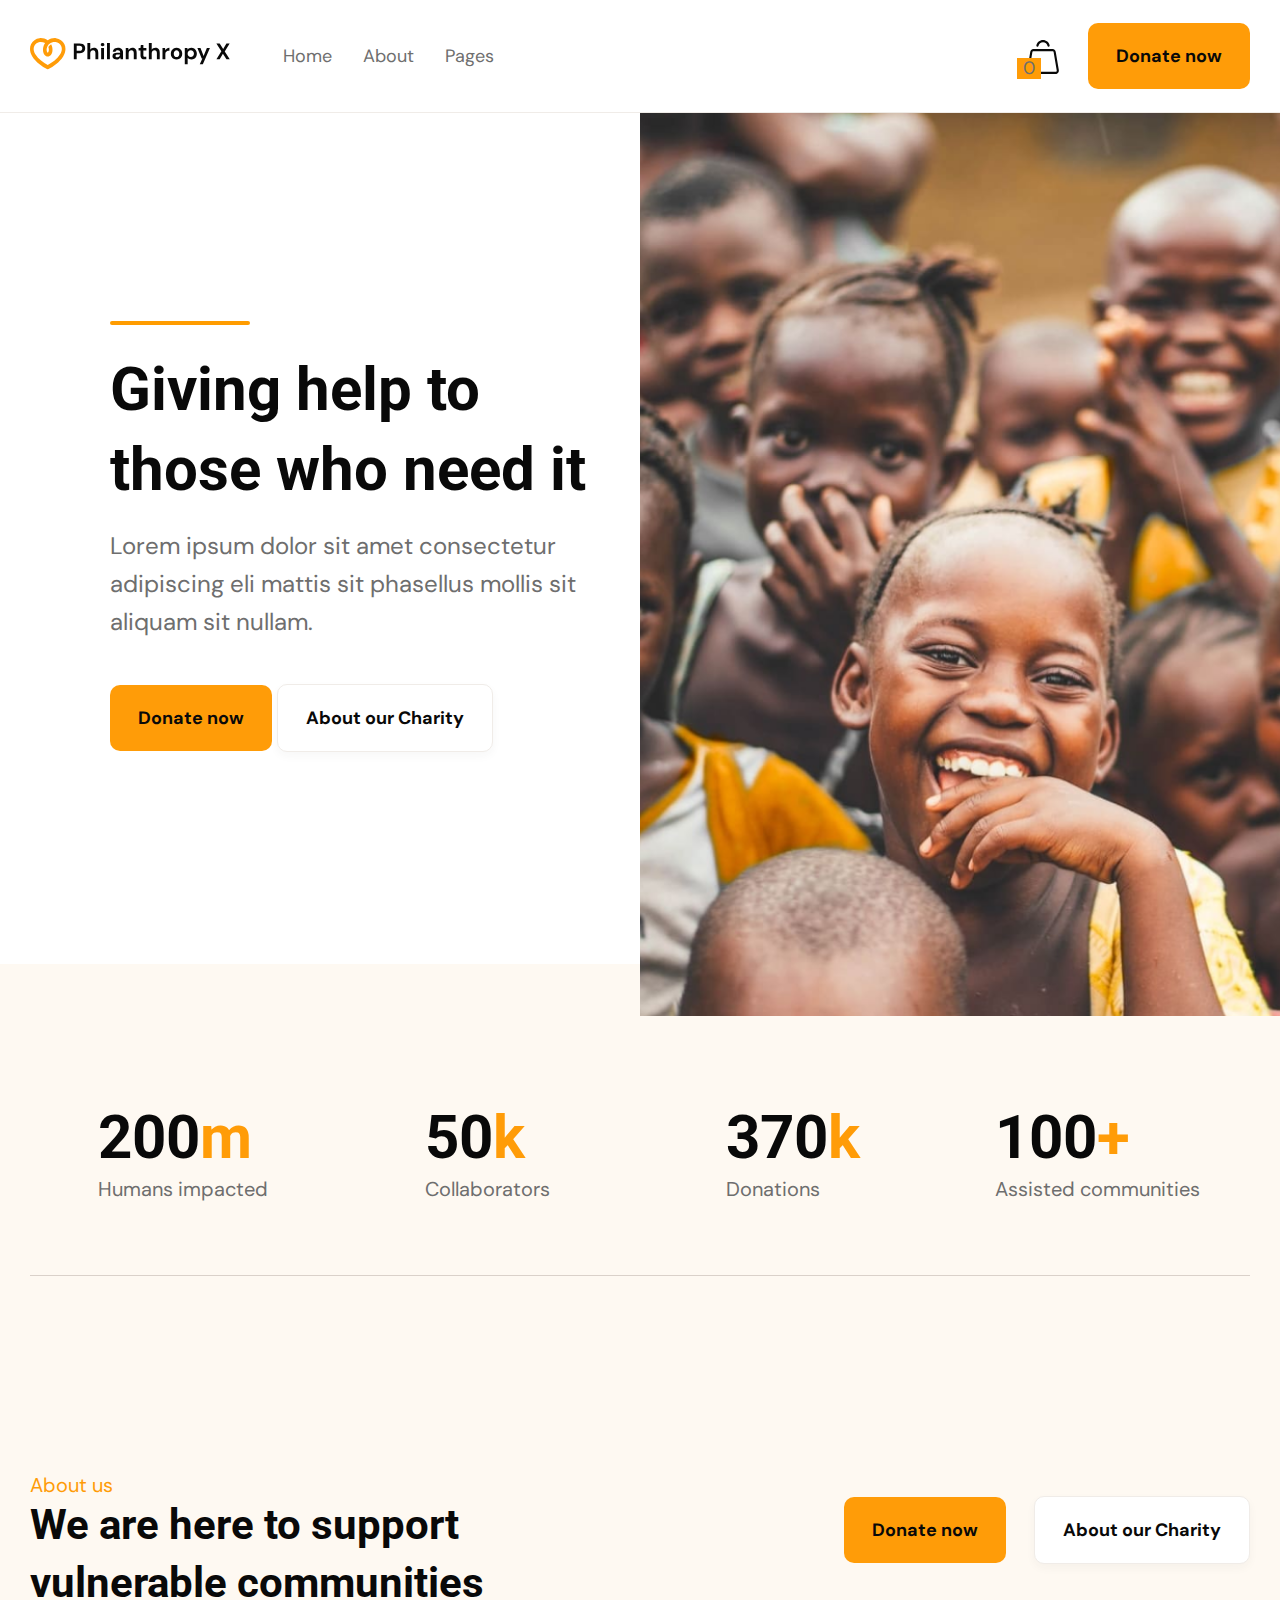
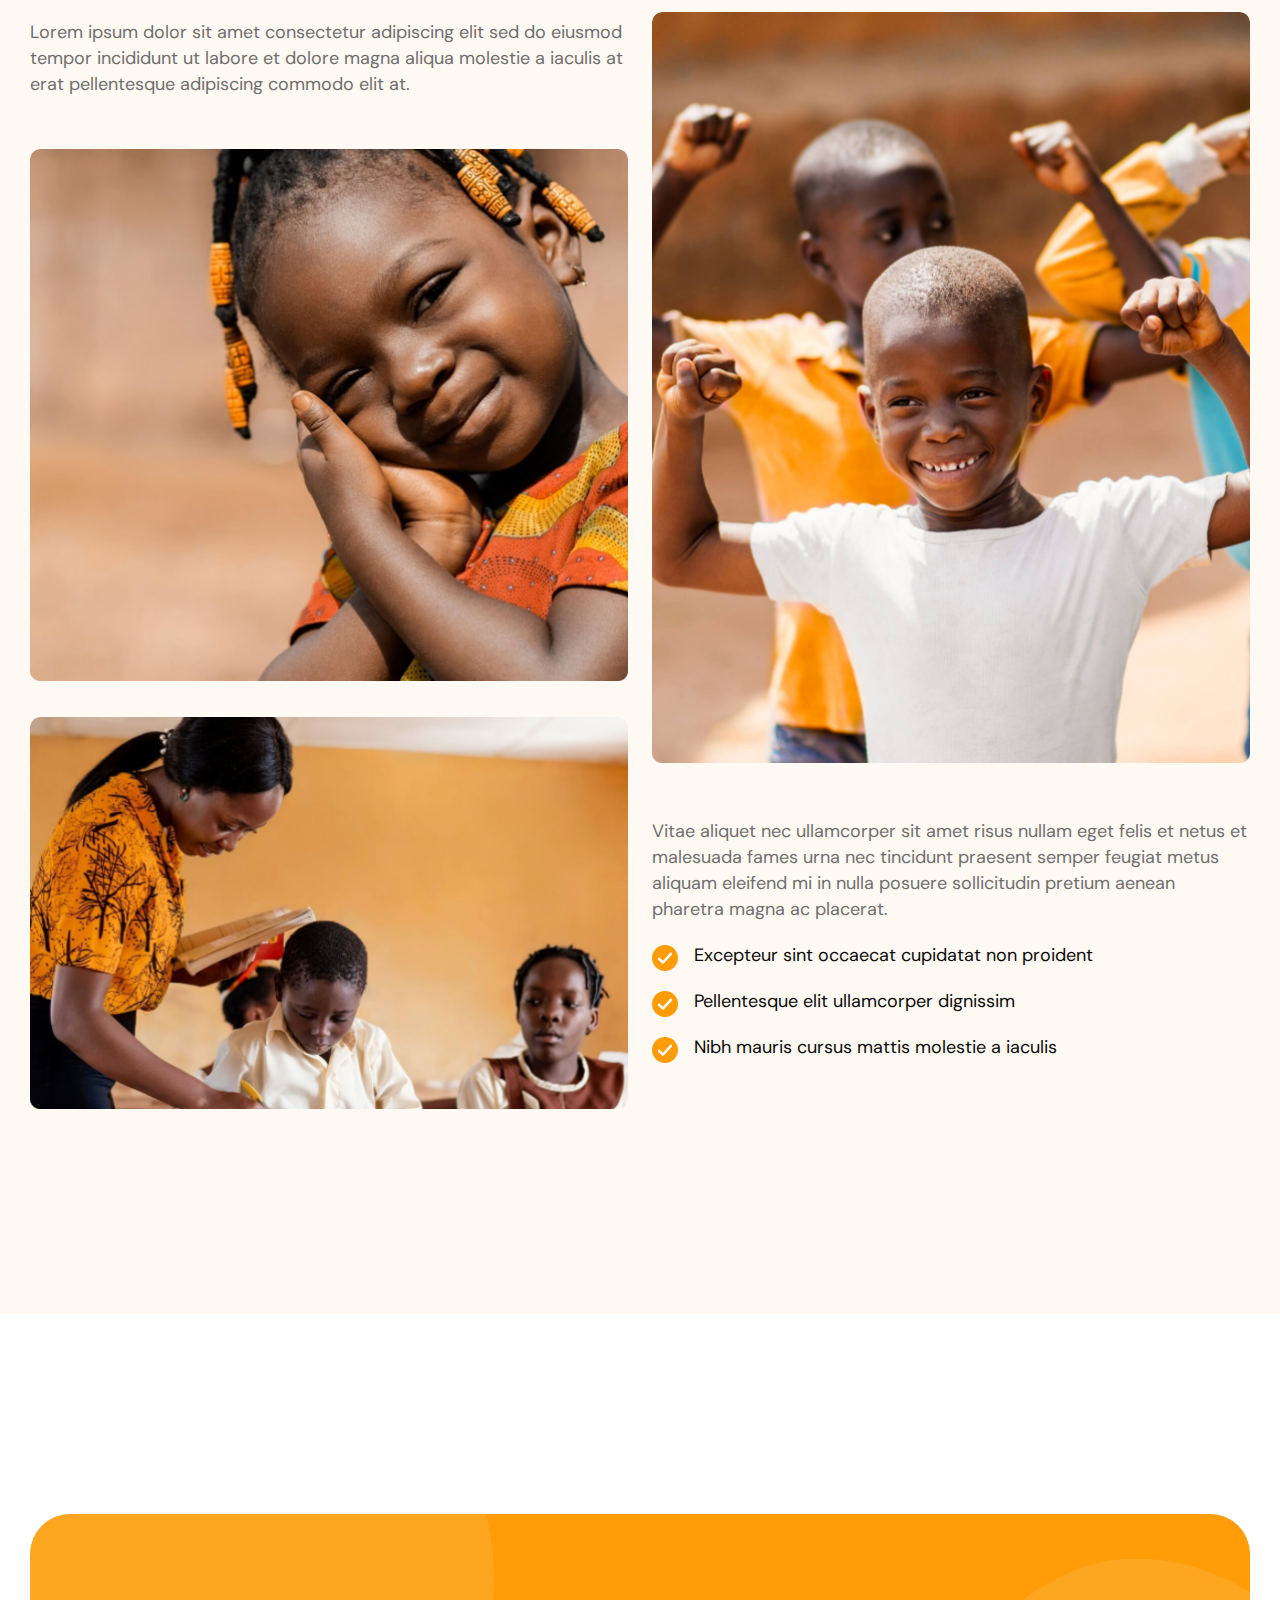
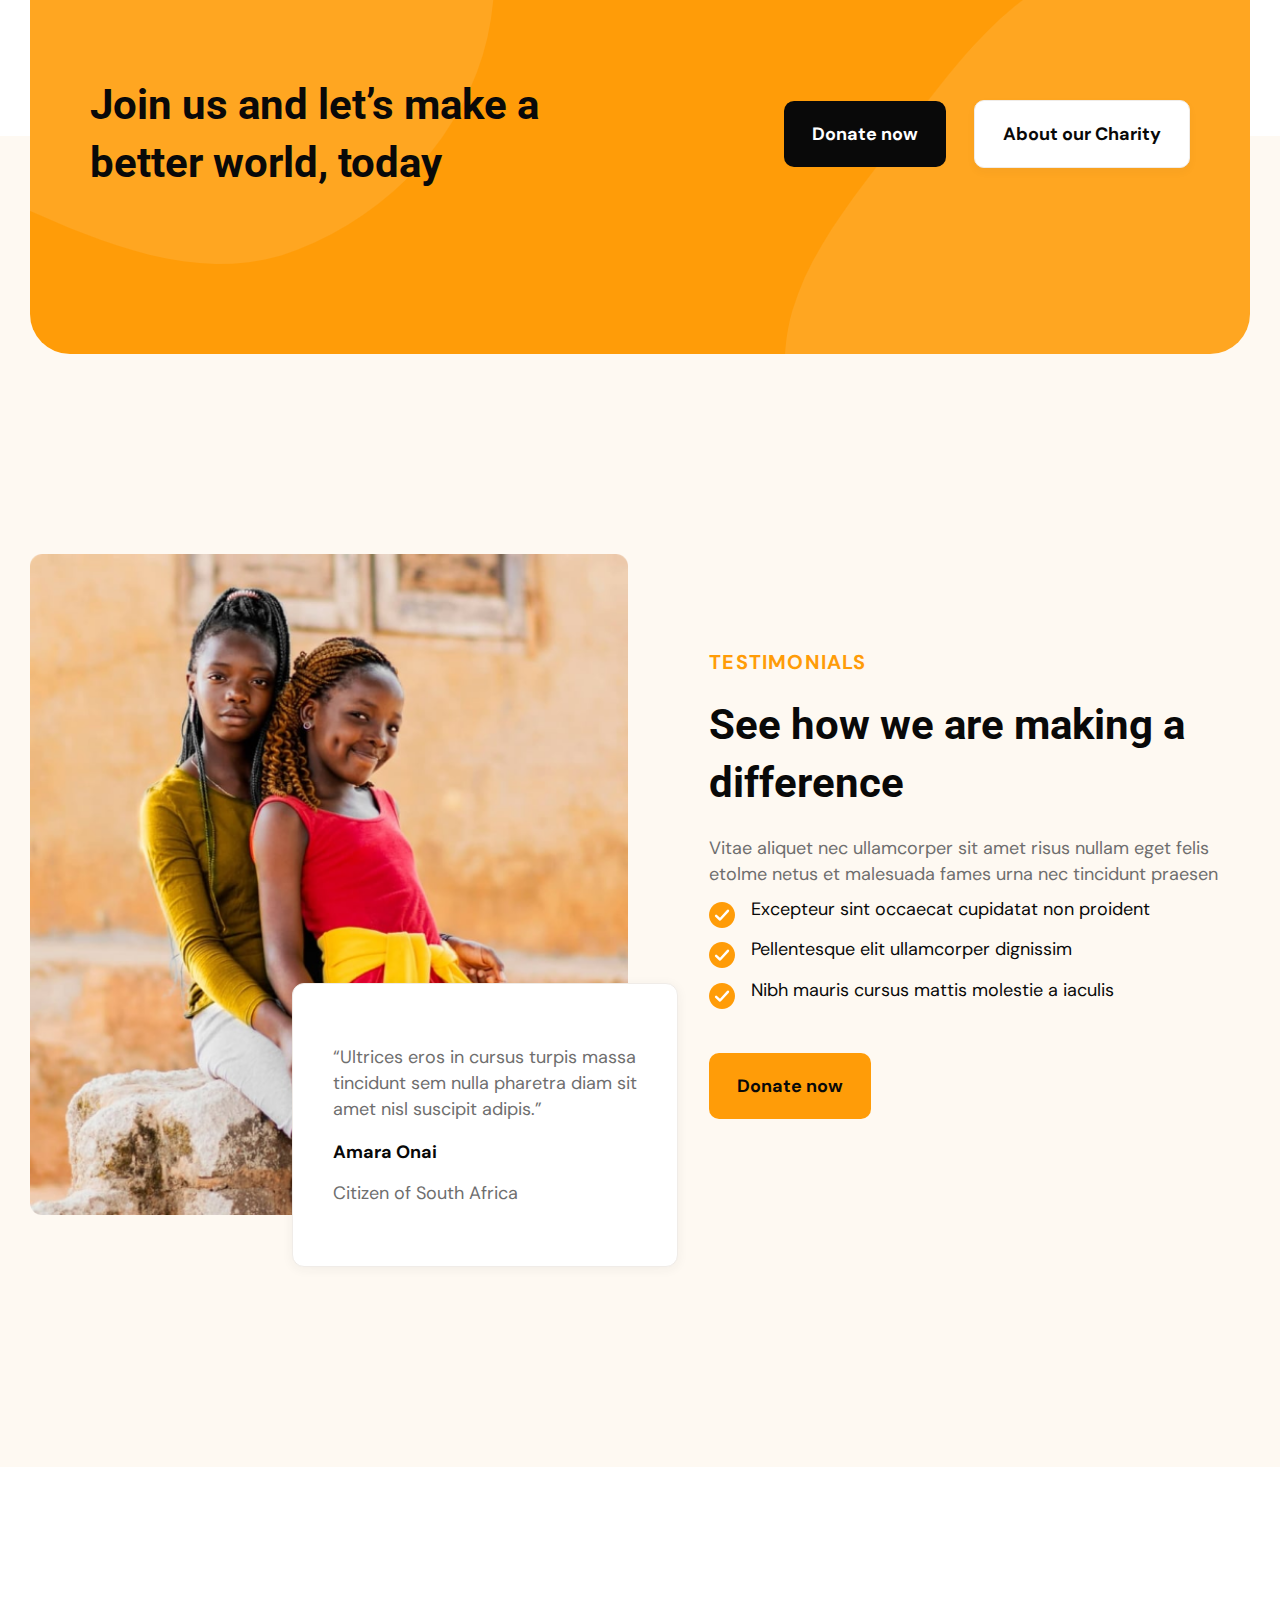
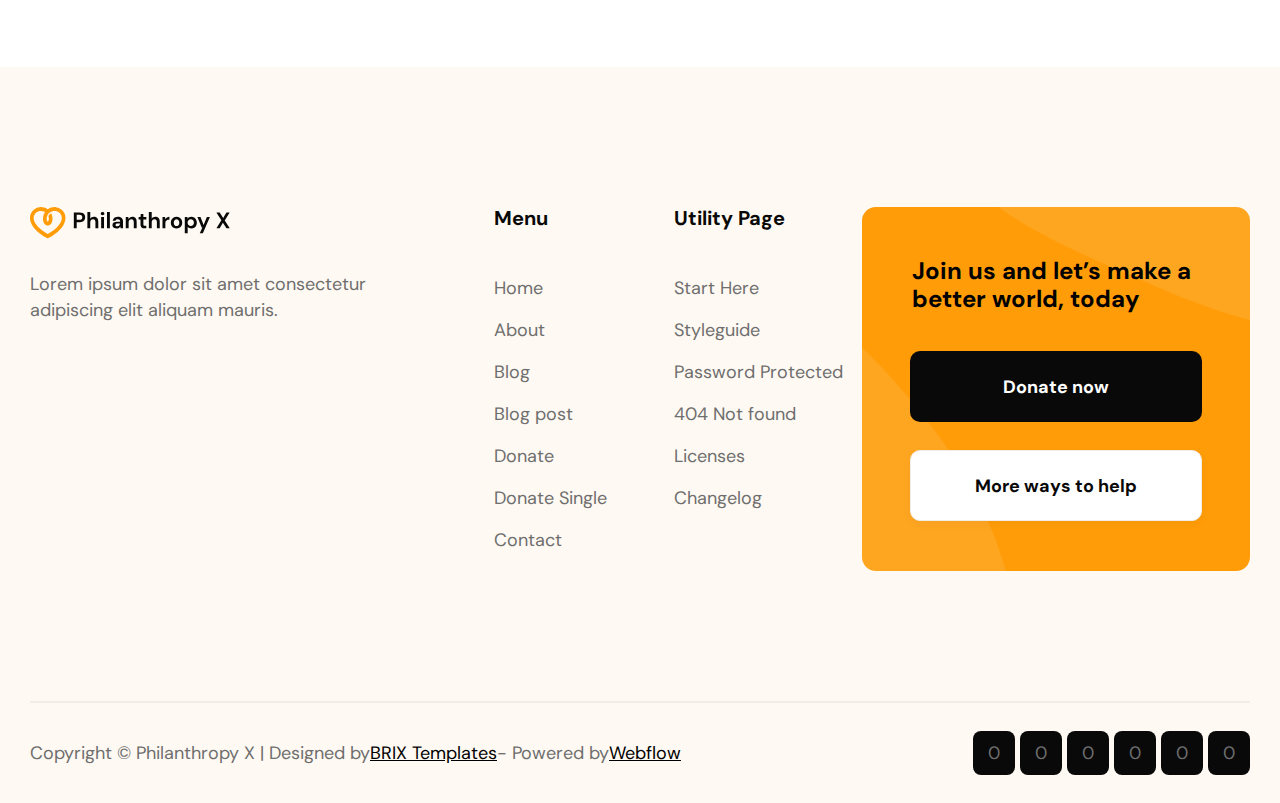
<file: index.html>
<!DOCTYPE html>
<html lang="en">
<head>
    <meta charset="UTF-8">
    <meta name="viewport" content="width=device-width, initial-scale=1.0">
    <link rel="preconnect" href="https://fonts.googleapis.com">
    <link rel="preconnect" href="https://fonts.gstatic.com" crossorigin>
    <link href="https://fonts.googleapis.com/css2?family=DM+Sans:ital,opsz,wght@0,9..40,100..1000;1,9..40,100..1000&display=swap" rel="stylesheet">
    <link href="https://fonts.googleapis.com/css2?family=Roboto:wght@100;400;700&display=swap" rel="stylesheet">
    <link rel="stylesheet" href="./styles/normalize.css">
    <link rel="stylesheet" href="./styles/style.css">
    <link rel="stylesheet" href="./styles/about.css">
    <link rel="stylesheet" href="./styles/test.css">
    <link rel="stylesheet" href="./styles/footer.css">
    <title>Введение в CSS</title>
</head>


    
    
<body>
    <!-- <form action="">
        <input type="text" placeholder="Name" name="firstname" required>
        <input type="number" placeholder="Age" name="age" required>
        <input type="password" placeholder="Password" name="password" required>
        <input type="email" name="email" required>

        <div class="form">
            <label>
                <span>War</span>
                <input type="radio" name="radio">
            </label>
            <label>
                <span>Fantstic</span>
                <input type="radio" name="radio">
            </label>
            <label for="password">Zapolnit parol</label>
            
            <input type="checkbox" name="checkbox" id="password">
            
        </div>
        
        <input type="submit">
        <input type="reset">

        <button>Send</button>
    </form> -->
    <!-- <div class="container_main"> -->

        
        <header class="header">
            <div class="container header_mod">

                <div class="header__logo-wrap">
                    <img src="./image/logo.svg" alt="logo" class="header__logo-wrap">
                </div>
                <!-- a.nav__link*3 -->

                
                <input type="checkbox" id="burger-line" class="burger-checkbox">

                <label for="burger-line" class="burger"></label>
                
                <div class="header_mobile">
                    <nav class="nav">
                        <a href="#" class="nav__link">Home</a>  
                        <a href="#" class="nav__link">About</a>
                        <a href="#" class="nav__link">Pages</a>
                    </nav>
                    <div class="header__basket-wrap">
                    
                        <span class="header__basket-img"></span>
                        <span class="header_basket-counter">0</span>

                        <a href="#" class="btn-orange">Donate now</a>
                    <!-- <a href="#" class="btn-white">About our chatiry</a> -->
                    </div>
                </div>
                

            </div>
        </header>

        <main>
            <section class="promo"> 

                <div class="promo_info">

                    <span class="promo_line"></span>
                    <h1 class="promo_title">
                        Giving help to those who need it
                    </h1>
                    <p class="promo_text">
                        Lorem ipsum dolor sit amet consectetur adipiscing eli mattis sit phasellus mollis sit aliquam sit nullam.
                    </p>
                    <div class="promo_button">
                        <a href="#" class="btn-orange">Donate now</a>
                        <a href="#" class="btn-white">About our Charity</a>
                    </div>
                    

                </div>
                <div class="promo_img-wrap">
                    <img src="./image/promo_img.png" alt="promo_img" class="promo_img">
                </div>

            </section>  

            <section class="about">
                <div class="container">

                    <div class="about_stats">

                        <div class="about_card">
                            <p class="about_card-title">200<span class="about_card-yelllow">m</span></p>
                            <p class="about_card-text">Humans impacted</p>
                        </div>
                        <div class="about_card">
                            <p class="about_card-title">50<span class="about_card-yelllow">k</span></p>
                            <p class="about_card-text">Collaborators</p>
                        </div>
                        <div class="about_card">
                            <p class="about_card-title">370<span class="about_card-yelllow">k</span></p>
                            <p class="about_card-text">Donations</p>
                        </div>
                        <div class="about_card">
                            <p class="about_card-title">100<span class="about_card-yelllow">+</span></p>
                            <p class="about_card-text">Assisted communities</p>
                        </div>

                    </div>

                    <div class="about_content">
                        <h3 class="about_content-title">About us</h3>

                        <div class="about_content-header">

                            <h2 class="title title_modify">We are here to support vulnerable communities</h2>
                            <div class="button">
                                <a href="#" class="btn-orange">Donate now</a>
                                <a href="#" class="btn-white">About our Charity</a>
                            </div>
                        </div>

                        <div class="about_content-row">
                            <div class="about_content-col ">
                                <p class="text about_content-text_modify">Lorem ipsum dolor sit amet consectetur adipiscing elit sed do eiusmod tempor incididunt ut labore et dolore magna aliqua molestie a iaculis at erat pellentesque adipiscing commodo elit at.</p>
                                <div class="about_content-img-wrap about_content-img_wrap_modify">
                                    <img src="./image/about_img-1.png" alt="About_image-1" class="about_content-img">
                                </div>
                                <div class="about_content-img-wrap">
                                    <img src="./image/about_img-3.png" alt="About_image-3" class="about_content-img">
                                </div>
                            </div>

                            <div class="about_content-col adaptive">
                                
                                <div class="about_content-img-wrap">
                                    <img src="./image/about_img-2.png" alt="About_image-2" class="about_content-img">
                                </div>
                                <div>
                                    <p class="text about_content-col-text_modify2">Vitae aliquet nec ullamcorper sit amet risus nullam eget felis et netus et malesuada fames urna nec tincidunt praesent semper feugiat metus aliquam eleifend mi in nulla posuere sollicitudin pretium aenean pharetra magna ac placerat.</p>
                                    <ul class="about_content_list">
                                        <!-- <li class="text about_content_list-item">
                                            <img src="./image/about_icon.svg" alt="icon">
                                            <span>Excepteur sint occaecat cupidatat non proident</span>
                                        </li> -->
                                        <li class="text about_content_list-item">Excepteur sint occaecat cupidatat non proident</li>
                                        <li class="text about_content_list-item">Pellentesque elit ullamcorper dignissim</li>
                                        <li class="text about_content_list-item">Nibh mauris cursus mattis molestie a iaculis</li>
                                    </ul>
                                </div>
                                

                            </div>
                        </div>
                    </div>
                </div>
            </section>

            <section class="test">

                <div class="test_orange container">
                    <h4 class="title test_title">Join us and let’s make a better world, today</h4>
                    <div class="button">
                        <a href="#" class="btn-orange btn-black">Donate now</a>
                        <a href="#" class="btn-white">About our Charity</a>
                    </div>
                </div>

                <div class="test_bg">
                    <div class="container">
                        <div class="test_row">
                            <div class="test_col">
                                <div class="promo_img-wrap">
                                    <img src="./image/test_img.png" alt="promo_img" class="promo_img">
                                </div>

                                <div class="test_col-white">
                                    <p class="text text_col-white-text">“Ultrices eros in cursus turpis massa tincidunt sem nulla pharetra diam sit amet nisl suscipit adipis.”</p>
                                    
                                    <p class="text test_col-white_modify">Amara Onai</p>
                                    
                                    <p class="text">Citizen of South Africa</p>
                                </div>

                            </div> <!--test_col-->

                            <div class="test_col">
                                <h3 class="orange_title">Testimonials</h3>
                                <h2 class="title test_title_modify">See how we are making a difference</h2>
                                <p class="text">Vitae aliquet nec ullamcorper sit amet risus nullam eget felis etolme netus et malesuada fames urna nec tincidunt praesen</p>
                            
                                <ul class="list test_list_modify">
                                    <li class="list-item">Excepteur sint occaecat cupidatat non proident</li>
                                    <li class="list-item">Pellentesque elit ullamcorper dignissim</li>
                                    <li class="list-item">Nibh mauris cursus mattis molestie a iaculis</li>
                                </ul>
                                <div class="button">
                                    <a href="#" class="btn-orange">Donate now</a>
                                </div>
                            </div>
                        </div> <!--test_row-->
                    </div>
                </div>

            </section>
        </main>
    <!-- </div> -->

    <footer class="footer">
        <div class="container">
            <div class="footer_row footer_row-mod">
                <div class="footer_col">
                    <div class="logo-wrap">
                        <img src="./image/logo.svg" alt="logo" class="header__logo-wrap">
                    </div>
                    <p class="text footer_text_modify">Lorem ipsum dolor sit amet consectetur adipiscing elit aliquam mauris.</p>
                </div>
                    <div class="scrol">

                        <a class="footer_text scrol_btn">Menu</a>
                        <div class="scrol_mod">
                            <a href="#" class="text footer_nav">Home</a>
                            <a href="#" class="text footer_nav">About</a>
                            <a href="#" class="text footer_nav">Blog</a>
                            <a href="#" class="text footer_nav">Blog post</a>
                            <a href="#" class="text footer_nav">Donate</a>
                            <a href="#" class="text footer_nav">Donate Single</a>
                            <a href="#" class="text footer_nav">Contact</a>
                        </div>
                        
                        
                    </div>
                    <div class="scrol">
                        <a class="footer_text scrol_btn">Utility Page</a>
                        <div class="scrol_mod">
                            <a href="#" class="text footer_nav">Start Here</a>
                            <a href="#" class="text footer_nav">Styleguide</a>
                            <a href="#" class="text footer_nav">Password Protected</a>
                            <a href="#" class="text footer_nav">404 Not found</a>
                            <a href="#" class="text footer_nav">Licenses</a>
                            <a href="#" class="text footer_nav">Changelog</a>
                        </div>
                        
                        
                    </div>
        
                
                <div class="footer_col">
                    <div class="footer_orange">
                        <h4 class="footer_title">Join us and let’s make a better world, today</h4>
                        <div class="button footer_btn">
                            <a href="#" class="footer_btn-orange footer_btn-black">Donate now</a>
                            <a href="#" class="footer_btn-white">More ways to help</a>
                        </div>
                    </div>
                </div>
            </div>
            <div class="hr"></div>
            <div class="footer_copyright">
                <div class="footer_copy">
                   <p class="footer_cp-text">Copyright © Philanthropy X | Designed by</p>
                    <a href="#" class="footer_cp-text-a">BRIX Templates</a>
                    <p class="footer_cp-text">- Powered by</p>
                    <a href="#" class="footer_cp-text-a">Webflow</a>   
                </div>
                <div class="footer-icon">
                    <a href="#" class="icons">0</a>
                    <a href="#" class="icons">0</a>
                    <a href="#" class="icons">0</a>
                    <a href="#" class="icons">0</a>
                    <a href="#" class="icons">0</a>
                    <a href="#" class="icons">0</a>
                </div>
            </div>
            
        </div>
    </footer>
</body>
</html>
</file>
<file: styles/style.css>
/*селетор {
    svoistva: znachenie;
} */
/* .child {
    border: 1px solid red;
    background: pink;
    /* padding-top: 50px;
    padding-bottom: 50px;
    display: inline-block;
    margin: 10px;
    box-sizing: border-box;
    margin: 10px;
} */

/* .parent {
    background: lightcoral url(https://otkritkis.com/wp-content/uploads/2022/07/qljqg-scaled.jpg) no-repeat 50px -200px / contain;
    /* padding: 10px;
    padding-left: 10px;
    padding-top: 10px;
    padding-bottom: 300px;
    padding-right: 10px;
    margin: 20px;
    background-image: url(https://otkritkis.com/wp-content/uploads/2022/07/qljqg-scaled.jpg);
    background-size: cover;
    background-repeat: no-repeat;
}*/


@import url('https://fonts.googleapis.com/css2?family=Roboto:wght@100;400;700&display=swap');

.title {
    color: rgb(9, 9, 9);
    font-family: Roboto;
    font-size: 42px;
    font-weight: 700;
    line-height: 58px;
}

.orange_title {
    color: rgb(255, 156, 8);
    font-size: 20px;
    font-weight: 700;
    line-height: 22px; 
    text-transform: uppercase;
    letter-spacing: 1.2px;
}

.text {
    font-size: 18px;
    line-height: 26px;
    font-weight: 400;
}
.button {
    display: flex;
    gap: 28px;
    align-items: center;
}

.btn-orange {
    border-radius: 10px;
    background: rgb(255, 156, 8);
    color: rgb(9, 9, 9);
    font-size: 18px;
    font-weight: 700;
    line-height: 20px;
    padding: 23px 28px;
    border: none;
    display: inline-block;
    transition: all .5s;
}
.btn-orange:hover {
    color:  white;
}

.btn-white {
    border: 1px solid rgb(240, 236, 232);
    border-radius: 10px;
    box-shadow: 0px 4px 10px 0px rgba(43, 43, 43, 0.04);
    background: rgb(255, 255, 255);
    color: rgb(9, 9, 9);
    font-size: 18px;
    font-weight: 700;
    line-height: 20px;
    padding: 23px 28px;
    display: inline-block;
    transition: all .5s;
}
.btn-white:hover {
    background: rgb(9, 9, 9);
    color: white;
    border: 1px solid rgb(9, 9, 9);
}

.btn-black {
    background: rgb(9, 9, 9);
    color: white;
    transition: all .5s;
}
.btn-black:hover{
    background: white;
    color: rgb(9, 9, 9);
}
.container {
    max-width: 1220px;
    margin: 0 auto;
}

.list {
    /* display: flex;
    flex-direction: column;
    gap: 20px; */
    margin-top: 20px;
}

.list-item {
    color: rgb(9, 9, 9);
    margin-bottom: 20px;
    display: flex;
    align-items: center;
    gap: 16px;
    position: relative;
    padding-left: 42px;
}
.list-item:last-child {
    margin-bottom: 0;
}

.list-item::before {
    content: '';
    background: url(../image/about_icon.svg) no-repeat center / cover;
    display: block;
    width: 26px;
    height: 26px;
    position: absolute;
    left: 0;
    top: 3px;
}
/*header*/
.header {
    border-bottom: 1px solid rgb(240, 236, 232);
    padding: 23px 0;
}

.header_mod {
    display: flex;
    align-items: center;
    flex-wrap: wrap;
}

.burger-checkbox {
    display: none;
   /* position: absolute; */
}

.burger {
    display: none;
    width: 40px;
    height: 26px;
    background: transparent;
    cursor: pointer;
    position: relative;
    z-index: 1;
}

.burger::before,
.burger::after {
    content: '';
    position: absolute;
    width: 100%;
    height: 4px;
    display: block;
    background: #000;
    border-radius: 10px;
}

.burger::before {
    top: 0;
    box-shadow: 0 11px 0 #000;
    transition: box-shadow .3s .15s, top .3s .15s transform .3s;
}

.burger::after {
    bottom: 0;
    transition: bottom .3s .15s, transform .3s;
}

.burger-checkbox:checked + .burger::before {
    top: 11px;
    transform: rotate(45deg);
    box-shadow: 0 6px 0 rgba(0, 0, 0, 0) ;
    transition: box-shadow .3s .15s, top .3s  transform .3s .15s;
}

.burger-checkbox:checked + .burger::after {
    bottom: 11px;
    transform: rotate(-45deg);
    transition: bottom .3s, transform .3s .15s;
}

.header_mobile {
    display: flex;
    align-items: center;
    flex-grow: 1;
}

.header__basket-wrap{
    margin-left: auto;
    position: relative;
}
.nav {
    margin: 0 -13px;
    margin-left: 40px;
    
}
.nav__link {
    padding: 0 13px;
}
.nav__link:hover {
    color: rgb(255, 156, 8);
}

.header__basket-img {
    width: 32px;
    height: 34px;
    background: url(../image/icon-basket.svg);
    display: inline-block;
    margin-right: 24px;
    vertical-align: middle;
}

/* .header__basket-img::after {
    content: '0';
    padding: 0 6px;
    background: rgb(255, 156, 0);
    position: absolute;
    left: -10px;
    bottom: 10px;
} */

.header_basket-counter {
    /* width: 22px;
    height: 22px; */
    background: rgb(255, 156, 8);
    display: inline-block;
    /* text-align: center; */
    padding: 0 6px;
    position: absolute;
    left: -10px;
    bottom: 10px;

}
/*promo*/
.promo {
    display: flex;
}

.promo_info {
    padding: 208px 43px 264px 110px;
    flex-basis: 50%;
}

.promo_line {
    width: 140px;
    height: 4px;
    border-radius: 20px;
    background: rgb(255, 156, 0);
    display: block;
    margin-bottom: 25px;
}

.promo_title {
    color: rgb(9, 9, 9);
    font-size: 60px;
    font-weight: 700;
    line-height: 80px;
    font-family: 'Roboto', Arial, Helvetica, sans-serif ;
    max-width: 603px;
    margin-bottom: 17px;
}


.promo_text {
    color: rgb(110, 110, 110);
    font-size: 24px;
    font-weight: 400;
    line-height: 38px;
    margin-bottom: 43px;
}

.promo_img-wrap  {
    flex-basis: 50%;

}
.promo_img {
    display: block;
    width: 100%;
    height: 100%;
    object-fit: cover;
    object-position: center;
}

/*media*/

@media screen and (max-width: 1240px) {
    
    .container_main {
        padding: 0 10px;
    }
    .promo_title {
        font-size: 40px;
        line-height: 55px;
    }

}

@media screen and (max-width: 1180px) {
    
    .promo_info {
        padding-left: 30px;
        padding-right: 30px;
    }
    
}
@media screen and (max-width: 900px) {
    
    .btn-orange, 
    .btn-white {
        margin-top: 50px;
        padding: 10px 20px;
        font-size: 14px;
    }
    .header__basket-img::after{
        bottom: -5px;
    }
    .promo {
        display: flex;
        flex-direction: column-reverse;
    }
    .promo_img {
        height: 100%;
    }
    .promo_info {
        padding-top: 50px;
        padding-bottom: 50px;
    }
    .promo_text {
        font-size: 18px;
        height: 25px;
    }
}

@media screen and (max-width: 700px) {
    
    .header_mod {
        justify-content: space-between;
        

    }

    .nav,
    .header__basket-wrap {
        margin-left: 0;
    }

    .nav {
        margin: 20px 0;
    }

    .promo_img {
        height: 400px;
    }

    .burger {
        display: block;
    }

    .header_mobile {
        position: absolute;
        top: 0;
        left: 0;
        background: white;
        width: 100%;
        flex-direction: column;
        padding: 50px 0;
        gap: 15px;
        transform: translateY(-100%);
        transition: .3s;
    }

    .burger-checkbox:checked ~ .header_mobile {
        transform: translateY(0);
    }
}

.form {
    margin: 20px;
}
</file>
<file: styles/about.css>
.about {
    background: rgb(254, 249, 242);
    padding: 134px 0 200px 0;
    margin: -52px 0 200px 0;
}

.about_stats {
    padding-bottom: 75px;
    border-bottom: 1px solid rgb(218, 209, 202);
    margin-bottom: 198px;
    display: grid;
    grid-template-columns: repeat(4, 1fr);
    /* grid-template-rows: 100px 100px; */
    justify-items: center;
}

.about_card {
    /* border: 1px solid; */
}

.about_card-title {
    color: rgb(9, 9, 9);
    font-size: 60px;
    font-weight: 700;
    line-height: 80px;
    font-family: 'Roboto', Arial, Helvetica, sans-serif;
}

.about_card-yelllow {
    color: rgb(255, 156, 8);
}
.about_card-text {
    font-size: 20px;
    line-height: 22px;
    font-weight: 400;
}

.about_content-title {
    color: rgb(255, 156, 8);
    font-size: 20px;
    font-weight: 400;
    line-height: 22px; 
}
.about_content-header {
    display: flex;
    justify-content: space-between;
    align-items: flex-start;
}

.title_modify {
    max-width: 517px;
}

.about_content-row {
    display: flex;
    justify-content: space-between;
}

.about_content-col {
    flex-basis: 49%;
}

.about_content-col:first-child {
    padding-top: 7px;
}

.about_content-text_modify {
    margin-bottom: 52px;
}

.about_content-img-wrap {
    overflow: hidden;
    border-radius: 10px;
}

.about_content-img_wrap_modify {
    margin-bottom: 32px;
}

.about_content-img {
    width: 100%;
    object-fit: cover;
}

.about_content-col-text_modify2 {
    margin-top: 50px;
}

.about_content_list {
    /* display: flex;
    flex-direction: column;
    gap: 20px; */
    margin-top: 20px;
}

.about_content_list-item {
    color: rgb(9, 9, 9);
    margin-bottom: 20px;
    display: flex;
    align-items: center;
    gap: 16px;
    position: relative;
    padding-left: 42px;
}
.about_content_list-item:last-child {
    margin-bottom: 0;
}

.about_content_list-item::before {
    content: '';
    background: url(../image/about_icon.svg) no-repeat center / cover;
    display: block;
    width: 26px;
    height: 26px;
    position: absolute;
    left: 0;
    top: 3px;
}


/* media */

@media screen and (max-width: 1240px) {
    
    .about_card-title {
        font-size: 40px;
    }

    .about_card-text {
        font-size: 18px;
    }

}

@media screen and (max-width: 900px) {
    
    .container {
        padding: 0 20px;
    }
    .about {
        margin: -26px 0 100px 0;
    } 
    .about_stats {
        margin-bottom: 99px;
    }
    .about_card-title {
        font-size: 38px;
    }

    .about_card-text {
        font-size: 14px;
    }

    .about_content-title {
        font-size: 18px;
    }

    .title_modify {
        max-width: 383px;
    }

    .title {
        font-size: 32px;
        line-height: 40px;
    }
    .text {
        font-size: 16px;
    }

    .button {
        gap: 10px;
    }
    .btn-orange,
    .btn-white {
        margin: 0;
    }

    .promo_button {
        padding-top: 25px;
    }
}

@media screen and (max-width: 700px) {
    
    .about {
        padding: 50px 0 100px 0;
        margin: -26px 0 100px 0;
    } 
    .about_stats {
        margin-bottom: 99px;
    }
    .about_card-title {
        font-size: 38px;
    }

    .about_card-text {
        font-size: 16px;
    }

    .about_content-title {
        font-size: 18px;
    }

    .title_modify {
        max-width: 353px;
    }

    .title {
        font-size: 28px;
        line-height: 40px;
    }
    .text {
        font-size: 16px;
    }

    .button {
        gap: 5px;
    }
    .btn-orange,
    .btn-white {
        margin: 0;
    }

    .about_content-row {
        flex-direction: column;
    }

    .about_content-col {
        display: flex;
        flex-direction: column;
    }

    .adaptive {
        flex-direction: column-reverse;
    }

    .container {
        padding: 0 25px;
    }
    .about_content_list {
        margin: 20px;
    }

    .about_content-text_modify  {
        margin: 20px 0;
    }

    .about_content-col-text_modify2 {
        margin: 20px 0;
    }
}
</file>
<file: styles/test.css>
.test_orange {
    border-radius: 40px;
    padding: 162px 60px;
    background: url(../image/test-orange-bg-left.png) no-repeat -40% 140%, url(../image/test-orange-bg-right.png) no-repeat 140% -20%;
    background-color: rgb(255, 156, 8);
    display: flex;
    align-items: center;
    justify-content: space-between;
    position: relative;
    z-index: 0;
}

.test_title {
    flex-basis: 45%;
}

.test_bg {
    background: rgb(254, 249, 242);
    padding: 418px 0 252px 0;
    margin: -218px 0 200px 0;
}


.test_row {
    display: flex;
    justify-content: space-between;
    align-items: center;
}

.test_col {
    flex-basis: 49%;
    position: relative;
}

.test_col:last-child {
    padding-left: 57px;
}



.test_col-white {
    border: 1px solid rgb(240, 236, 232);
    border-radius: 12px;
    box-shadow: 0px 2px 12px 0px rgba(43, 43, 43, 0.06);
    background: rgb(255, 255, 255);
    padding: 60px 40px;
    position: absolute;
    right: -50px;
    bottom: -52px;
}

.test_col-white_modify {
    font-weight: 700;
    color: rgb(9, 9, 9);
    margin: 17px 0 15px 0;
}

.text_col-white-text {
    max-width: 304px;
}

.test_title_modify {
    margin: 23px 0;
}

.test_list_modify {
    margin: 12px 0 52px 0;
}

/* media */
@media screen and (max-width: 900px) {
    .test_orange {
        border-radius: 40px;
        padding: 110px 30px;
        margin: 20px;
    }
    .test_title {
        font-size: 32px;
    }
    
    .test_col-white {
        padding: 25px 15px;
        position: absolute;
        right: -50px;
        bottom: -52px;
    }
    .list-item {
        font-size: 16px;
    }

    .list-item::before{
        width: 22px;
        height: 22px;
    }
    .test_bg {
        padding: 318px 0 152px 0;
        margin: 0 0 150px 0;
    }
        
}

@media screen and (max-width: 700px) {
    .test_orange {
        border-radius: 40px;
        padding: 80px 30px;
        margin: 20px;
    }
    .test_title {
        font-size: 24px;
    }
    .test_row {
        display: flex;
        flex-direction: column;
    }
    .test_col {
        margin-top: 100px;
    }

    .test_col:last-child {
        padding: 0 50px;
    }
    .test_bg {
        padding: 98px 0 102px 0;
        margin: 0 0 100px 0;
    }

    .footer-icon a {
        padding: 3px 8px;
        border-radius: 6px;
    }
}
</file>
<file: styles/footer.css>
.footer {
    background: rgb(254, 249, 242);
    padding-top: 140px;
}

.footer_text_modify {
    margin-top: 27px;
}

.footer_row {
    display: grid;
    grid-template-columns: 2fr 1fr 1fr 1fr;
    justify-items: center;
    
}

.footer_text {
    color: rgb(9, 9, 9);
    font-family: DM Sans;
    font-size: 20px;
    font-weight: 700;
    line-height: 22px;
    margin: 0 0 45px 0;
}
.footer_nav {
    margin-bottom: 16px;
}

.footer_orange {
    border-radius: 14px;
    padding: 50px 50px;
    background: url(../image/test-orange-bg-left.png) no-repeat -20% 180%, url(../image/test-orange-bg-right.png) no-repeat 180% -20%;
    background-color: rgb(255, 156, 8);
    display: flex;
    align-items: center;
    justify-content: space-between;
    position: relative;
    z-index: 0;
    flex-direction: column;
    width: 388px;
    height: 364px;

}

.footer_title {
    font-size: 24px;
    color: #000;
    
}



.footer_btn {
    flex-direction: column;
}
.footer_btn-orange {
    border-radius: 10px;
    background: rgb(255, 156, 8);
    color: rgb(9, 9, 9);
    font-size: 18px;
    font-weight: 700;
    line-height: 20px;
    width: 292px;
    height: 71px;
    border: none;
    display: inline-block;
    transition: all .5s;
    display: flex;
    align-items: center;
    justify-content: center;
}
.footer_btn-orange:hover {
    color:  white;
}

.footer_btn-white {
    border: 1px solid rgb(240, 236, 232);
    border-radius: 10px;
    box-shadow: 0px 4px 10px 0px rgba(43, 43, 43, 0.04);
    background: rgb(255, 255, 255);
    color: rgb(9, 9, 9);
    font-size: 18px;
    font-weight: 700;
    line-height: 20px;
    width: 292px;
    height: 71px;
    display: inline-block;
    transition: all .5s;
    display: flex;
    align-items: center;
    justify-content: center;
}

.footer_btn-white:hover {
    background: rgb(9, 9, 9);
    color: white;
    border: 1px solid rgb(9, 9, 9);
}

.footer_btn-black {
    background: rgb(9, 9, 9);
    color: white;
    transition: all .5s;
}
.footer_btn-black:hover{
    background: white;
    color: rgb(9, 9, 9);
}

.hr {
    margin-top: 130px;
    border: 1px solid rgb(240, 236, 232);;
}

.footer_copyright {
    display: flex;
    justify-content: space-between;
    align-items: center;
}
.footer_copy {
    height: 100px;
    display: flex;
    align-items: center;
}

.footer_cp-text {
    font-size: 18px;
}

.footer_cp-text-a {
    font-size: 18px;
    color: #000;
    text-decoration-line: underline;
}

.footer-icon a {
    padding:  10px 15px;
    border-radius: 8px;
    background: rgb(9, 9, 9);
}

.scrol_mod {
    display: flex;
    flex-direction: column;
    margin-top: 45px;
}

/* media */
@media screen and (max-width: 900px) {

    .footer {
        padding-top: 100px;
    }
    .footer_cp-text,
    .footer_cp-text-a {
        font-size: 14px;
    }

    .footer_nav {
        margin-bottom: 8px;
    }
    .footer_text_modify {
        margin-top: 17px;
        max-width: 300px;
        text-align: center;
    }

    .footer_text {
        margin: 0 0 25px 0;
    }

    .footer-icon a {
        padding:  5px 10px;
        border-radius: 8px;
    }

    .footer_orange {
        padding: 30px 45px;
        width: 290px;
        height: 280px;
    }
    .footer_title {
        font-size: 21px;
    }

    .footer_btn-orange,
    .footer_btn-white {
        font-size: 16px;
        width: 196px;
        height: 50px;
    }
    .footer_copy {
        height: 80px;
    }
}

@media screen and (max-width: 700px) {
    .footer_row {
        display: flex;
        flex-direction: column;
        align-items: center;
    }
    .footer_col {
        margin-bottom: 40px;
    }
    
    .logo-wrap {
        display: flex;
        justify-content: center;
    }

    .scrol {
        position: relative;
        display: inline-block;
        margin-bottom: 20px;
    }

    
    .scrol_mod a {
        border: none;
        cursor: pointer;
    }
    
    .scrol:hover .scrol_mod {
        display: block;
    }
    .scrol_mod {
        display: none;
        position: relative;
        padding: 5px;
        min-width: auto;
        overflow: auto;
        box-shadow: 0px 8px 16px 0px rgba(0,0,0,0.2);
        z-index: 1;
        margin: 0;
    }
    .scrol_mod a {
        color: black;
        text-decoration: none;
        display: block;
    }

    .footer_orange {
        width: 388px;
        height: 364px;
        padding: 50px 50px;
    }
    .footer_title {
        font-size: 24px;
    }
    .footer_btn-orange,
    .footer_btn-white {
        font-size: 18px;
        width: 292px;
        height: 71px;
    }

    .footer_copy {
        height: 60px;
    }

    .footer_cp-text,
    .footer_cp-text-a {
        font-size: 10px;
    }
}
</file>
